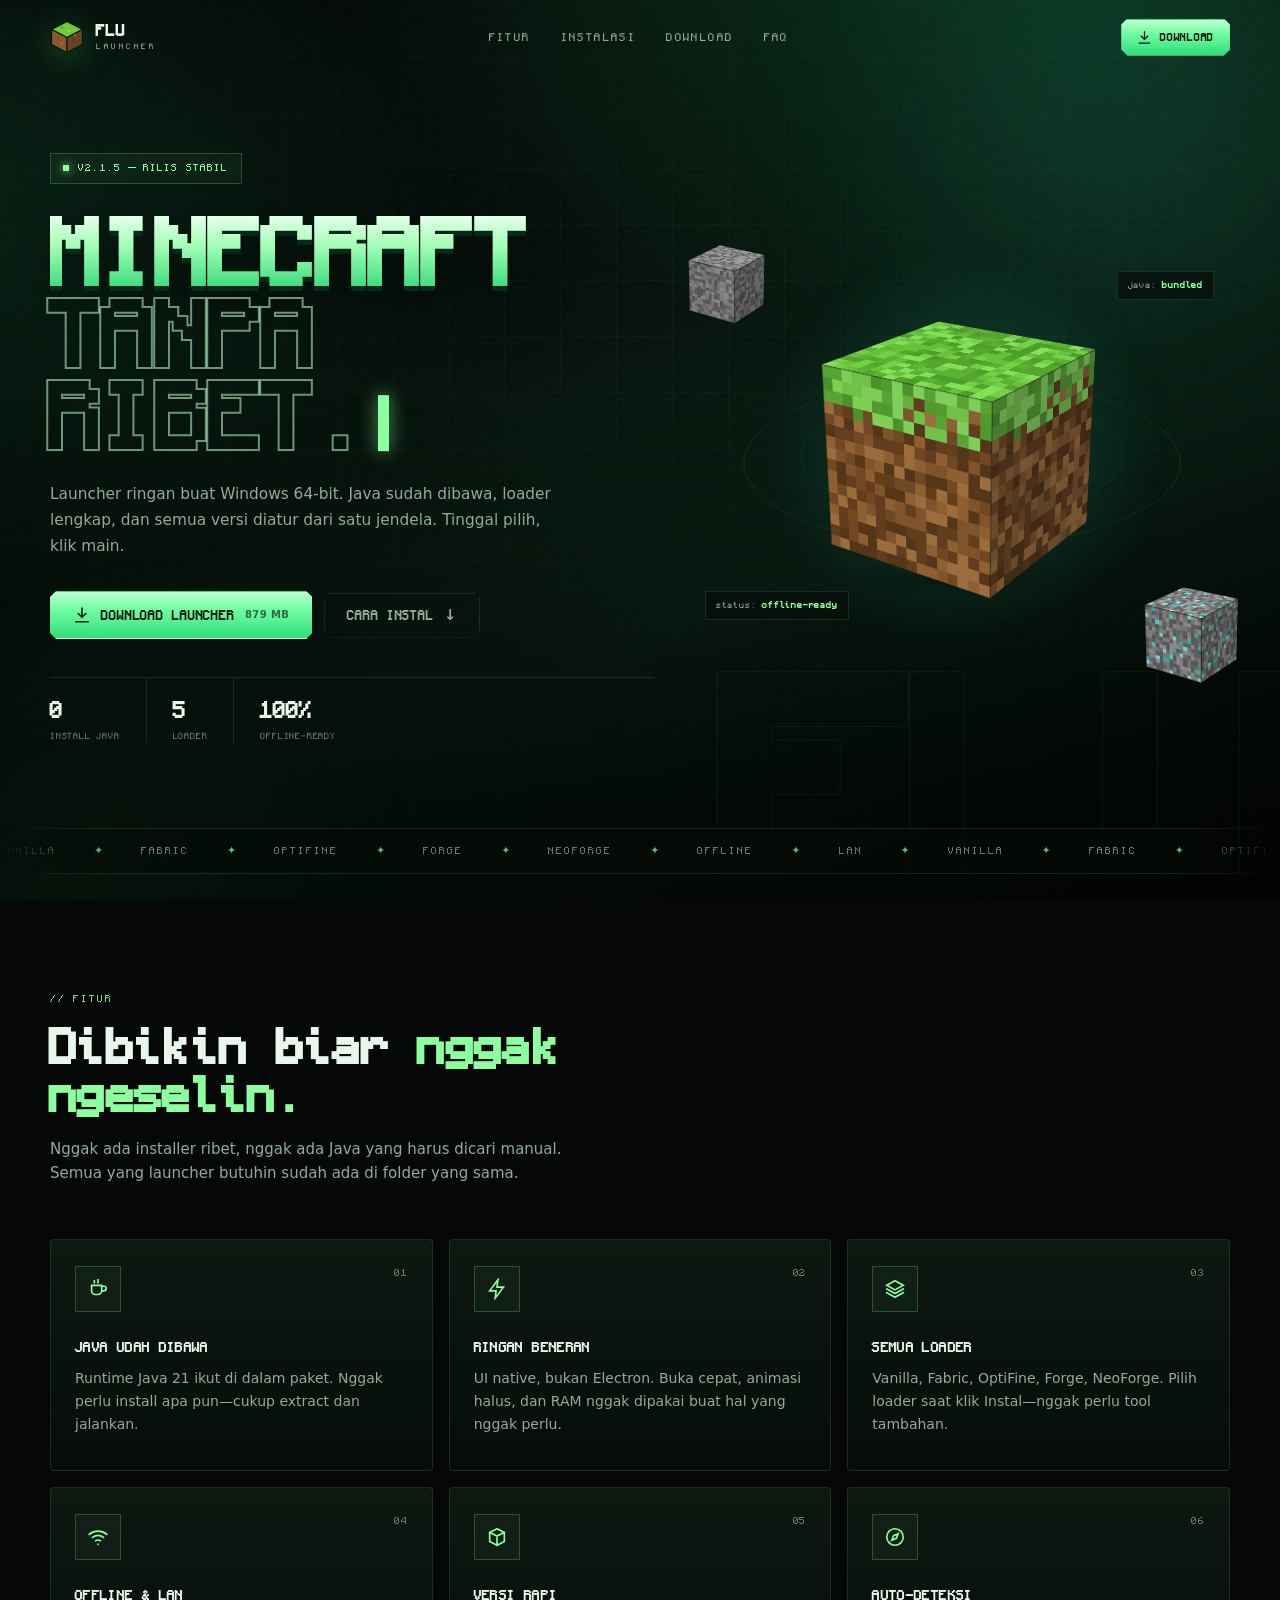
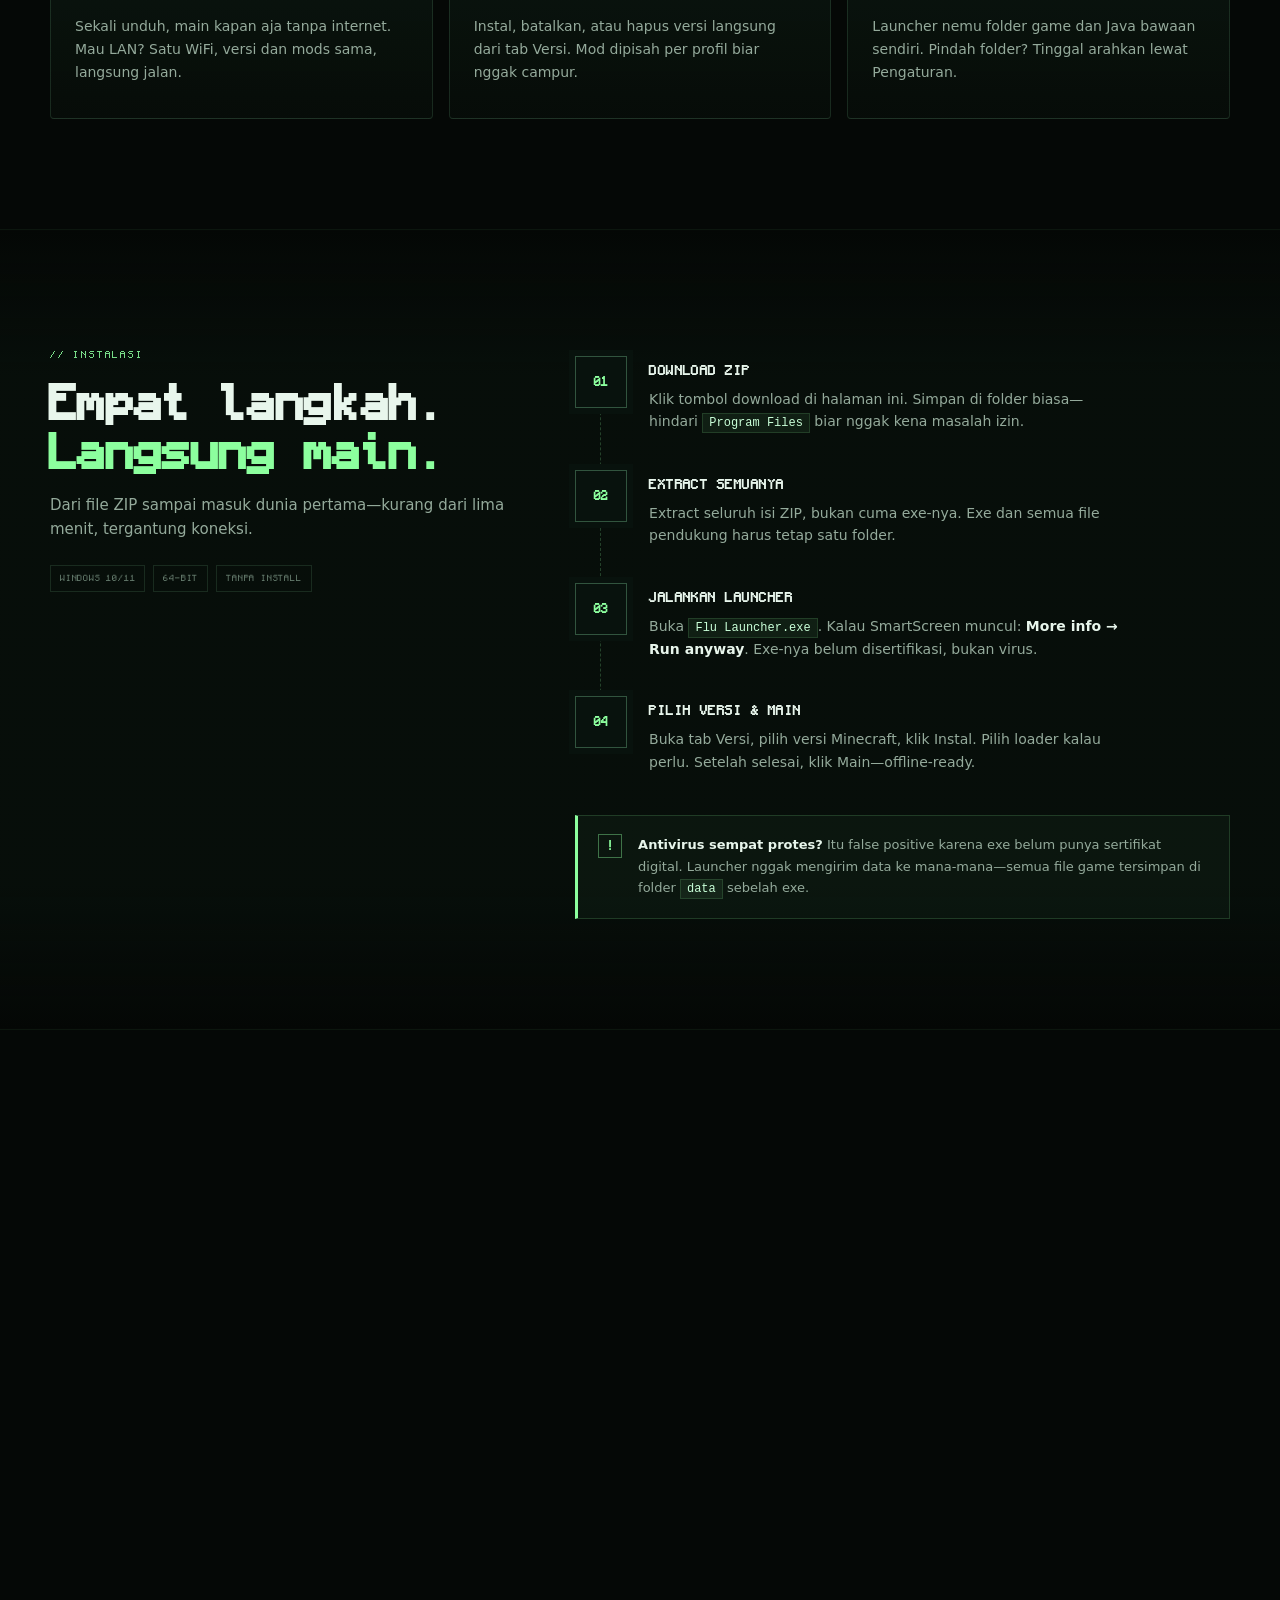
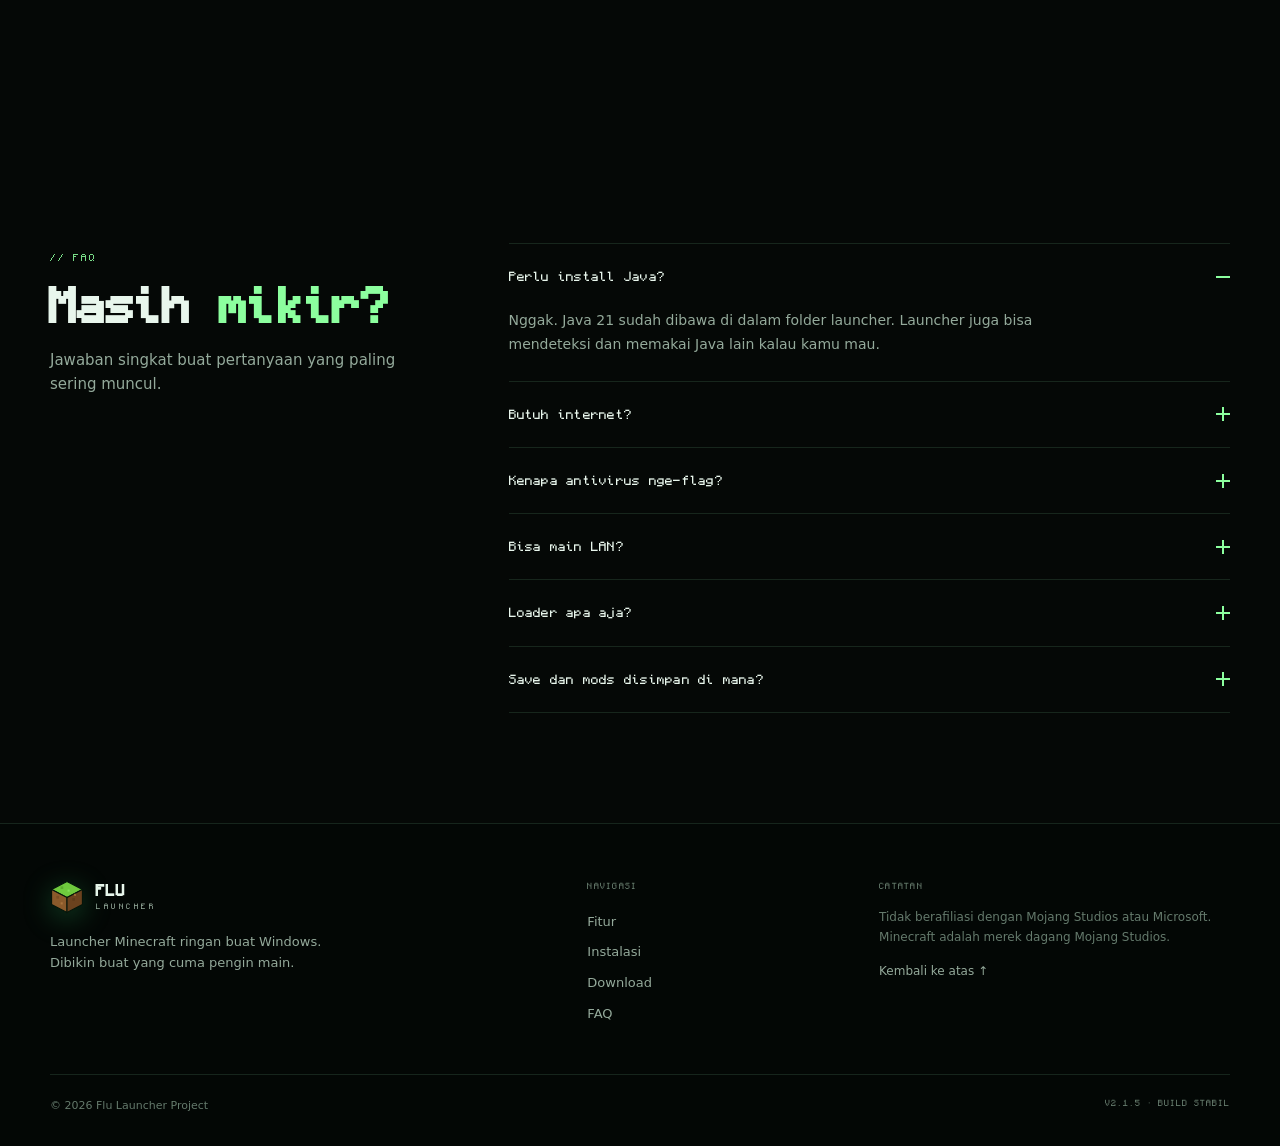
<file: index.html>
<!DOCTYPE html>
<html lang="id">
<head>
  <meta charset="UTF-8">
  <meta name="viewport" content="width=device-width, initial-scale=1.0">
  <meta name="color-scheme" content="dark">
  <meta name="theme-color" content="#050806">
  <title>Flu Launcher — Minecraft Tanpa Ribet</title>
  <meta name="description" content="Launcher Minecraft ringan untuk Windows 64-bit. Java sudah dibawa, loader lengkap (Fabric, OptiFine, Forge, NeoForge), bisa offline. Download gratis.">
  <meta name="robots" content="index, follow, max-image-preview:large, max-snippet:-1">
  <link rel="canonical" href="https://krekkk.github.io/flulauncher/">

  <meta property="og:title" content="Flu Launcher — Minecraft Tanpa Ribet">
  <meta property="og:description" content="Launcher Minecraft ringan. Java sudah dibawa, loader lengkap, offline-ready. Download paket lengkap 879 MB.">
  <meta property="og:type" content="website">
  <meta property="og:url" content="https://krekkk.github.io/flulauncher/">
  <meta property="og:site_name" content="Flu Launcher">
  <meta property="og:locale" content="id_ID">

  <!-- Google Search Console: buka komentarnya dan ganti TOKEN dengan kode dari GSC -->
  <!-- <meta name="google-site-verification" content="TOKEN"> -->

  <link rel="icon" href="favicon.svg" type="image/svg+xml">
  <link rel="stylesheet" href="style.css">

  <script type="application/ld+json">
  {
    "@context": "https://schema.org",
    "@type": "SoftwareApplication",
    "name": "Flu Launcher",
    "applicationCategory": "GameApplication",
    "operatingSystem": "Windows 10, Windows 11",
    "softwareVersion": "2.1.5",
    "fileSize": "879MB",
    "inLanguage": "id",
    "url": "https://krekkk.github.io/flulauncher/",
    "downloadUrl": "https://drive.google.com/file/d/1_O7T0TQoGxig6dKVgDkUdUf92RTwyZ5M/view?usp=sharing",
    "description": "Launcher Minecraft ringan untuk Windows 64-bit. Java sudah dibawa, loader lengkap (Fabric, OptiFine, Forge, NeoForge), bisa offline.",
    "offers": {
      "@type": "Offer",
      "price": "0",
      "priceCurrency": "IDR"
    }
  }
  </script>
</head>
<body>
  <a class="skip" href="#main">Langsung ke konten</a>

  <div class="bg" aria-hidden="true">
    <div class="bg-glow bg-glow--1"></div>
    <div class="bg-glow bg-glow--2"></div>
    <div class="bg-grid"></div>
    <div class="bg-noise"></div>
  </div>

  <header class="nav" id="nav">
    <div class="container nav__inner">
      <a class="brand" href="#top" aria-label="Flu Launcher — ke atas">
        <img src="favicon.svg" width="34" height="34" alt="">
        <span class="brand__txt">FLU<span>LAUNCHER</span></span>
      </a>

      <nav class="nav__links" id="navLinks" aria-label="Navigasi utama">
        <a href="#fitur">Fitur</a>
        <a href="#instalasi">Instalasi</a>
        <a href="#download">Download</a>
        <a href="#faq">FAQ</a>
      </nav>

      <div class="nav__actions">
        <a class="btn btn--sm btn--primary nav__cta" href="https://drive.google.com/file/d/1_O7T0TQoGxig6dKVgDkUdUf92RTwyZ5M/view?usp=sharing" target="_blank" rel="noopener" data-download>
          <svg class="icon" viewBox="0 0 24 24" fill="none" stroke="currentColor" stroke-width="2" stroke-linecap="square" aria-hidden="true"><path d="M12 3v12m0 0 5-5m-5 5-5-5M4 21h16"/></svg>
          Download
        </a>
        <button class="burger" id="burger" type="button" aria-label="Buka menu" aria-expanded="false" aria-controls="navLinks">
          <span></span><span></span><span></span>
        </button>
      </div>
    </div>
  </header>

  <main id="main">
    <!-- ============================= HERO ============================= -->
    <section class="hero" id="top">
      <div class="hero__ghost" aria-hidden="true">FLU</div>
      <div class="container hero__grid">
        <div class="hero__copy">
          <div class="tag reveal" data-delay="0">
            <span class="tag__dot"></span> v2.1.5 — rilis stabil
          </div>

          <h1 class="hero__title">
            <span class="line line--grad reveal" data-delay="60">MINECRAFT</span>
            <span class="line line--outline reveal" data-delay="120">TANPA RIBET.</span>
          </h1>

          <p class="hero__sub reveal" data-delay="180">
            Launcher ringan buat Windows 64-bit. Java sudah dibawa, loader lengkap,
            dan semua versi diatur dari satu jendela. Tinggal pilih, klik main.
          </p>

          <div class="hero__cta reveal" data-delay="240">
            <a class="btn btn--primary" href="https://drive.google.com/file/d/1_O7T0TQoGxig6dKVgDkUdUf92RTwyZ5M/view?usp=sharing" target="_blank" rel="noopener" data-download>
              <svg class="icon" viewBox="0 0 24 24" fill="none" stroke="currentColor" stroke-width="2" stroke-linecap="square" aria-hidden="true"><path d="M12 3v12m0 0 5-5m-5 5-5-5M4 21h16"/></svg>
              Download Launcher
              <span class="btn__size">879 MB</span>
            </a>
            <a class="btn btn--ghost" href="#instalasi">Cara instal <span class="btn__arrow">↓</span></a>
          </div>

          <ul class="hero__meta reveal" data-delay="300">
            <li><b>0</b> install Java</li>
            <li><b>5</b> loader</li>
            <li><b>100%</b> offline-ready</li>
          </ul>
        </div>

        <div class="hero__art reveal" data-delay="160" aria-hidden="true">
          <div class="art-glow"></div>
          <div class="ring ring--1"></div>
          <div class="ring ring--2"></div>

          <div class="cube-stage" id="cubeStage">
            <div class="cube cube--hero" id="heroCube">
              <div class="face face--top"></div>
              <div class="face face--front"></div>
              <div class="face face--right"></div>
            </div>
          </div>

          <div class="mini mini--stone">
            <div class="cube cube--mini cube--stone">
              <div class="face face--top"></div>
              <div class="face face--front"></div>
              <div class="face face--right"></div>
            </div>
          </div>

          <div class="mini mini--diamond">
            <div class="cube cube--mini cube--diamond">
              <div class="face face--top"></div>
              <div class="face face--front"></div>
              <div class="face face--right"></div>
            </div>
          </div>

          <div class="art-tag art-tag--1">java: <b>bundled</b></div>
          <div class="art-tag art-tag--2">status: <b>offline-ready</b></div>
        </div>
      </div>

      <div class="marquee" aria-hidden="true">
        <div class="marquee__track">
          <div class="marquee__group">
            <span>Vanilla</span><i>✦</i><span>Fabric</span><i>✦</i><span>OptiFine</span><i>✦</i><span>Forge</span><i>✦</i><span>NeoForge</span><i>✦</i><span>Offline</span><i>✦</i><span>LAN</span><i>✦</i>
          </div>
          <div class="marquee__group">
            <span>Vanilla</span><i>✦</i><span>Fabric</span><i>✦</i><span>OptiFine</span><i>✦</i><span>Forge</span><i>✦</i><span>NeoForge</span><i>✦</i><span>Offline</span><i>✦</i><span>LAN</span><i>✦</i>
          </div>
        </div>
      </div>
    </section>

    <!-- ============================= FITUR ============================= -->
    <section class="section" id="fitur">
      <div class="container">
        <header class="sec-head reveal">
          <span class="sec-kicker">// Fitur</span>
          <h2>Dibikin biar <span class="accent">nggak ngeselin.</span></h2>
          <p>Nggak ada installer ribet, nggak ada Java yang harus dicari manual. Semua yang launcher butuhin sudah ada di folder yang sama.</p>
        </header>

        <div class="features">
          <article class="card reveal" data-delay="0">
            <div class="card__top">
              <span class="card__icon">
                <svg class="icon" viewBox="0 0 24 24" fill="none" stroke="currentColor" stroke-width="1.8" stroke-linecap="square" aria-hidden="true"><path d="M5 8h11v6a4 4 0 0 1-4 4H9a4 4 0 0 1-4-4V8Zm11 1h2.5a2.5 2.5 0 0 1 0 5H16M8 3v2M12 2v3"/></svg>
              </span>
              <span class="card__num">01</span>
            </div>
            <h3>Java udah dibawa</h3>
            <p>Runtime Java 21 ikut di dalam paket. Nggak perlu install apa pun—cukup extract dan jalankan.</p>
          </article>

          <article class="card reveal" data-delay="70">
            <div class="card__top">
              <span class="card__icon">
                <svg class="icon" viewBox="0 0 24 24" fill="none" stroke="currentColor" stroke-width="1.8" stroke-linecap="square" aria-hidden="true"><path d="M13 2 4 14h7l-1 8 9-12h-7l1-8Z"/></svg>
              </span>
              <span class="card__num">02</span>
            </div>
            <h3>Ringan beneran</h3>
            <p>UI native, bukan Electron. Buka cepat, animasi halus, dan RAM nggak dipakai buat hal yang nggak perlu.</p>
          </article>

          <article class="card reveal" data-delay="140">
            <div class="card__top">
              <span class="card__icon">
                <svg class="icon" viewBox="0 0 24 24" fill="none" stroke="currentColor" stroke-width="1.8" stroke-linecap="square" aria-hidden="true"><path d="M12 3 3 8l9 5 9-5-9-5ZM3 12l9 5 9-5M3 16l9 5 9-5"/></svg>
              </span>
              <span class="card__num">03</span>
            </div>
            <h3>Semua loader</h3>
            <p>Vanilla, Fabric, OptiFine, Forge, NeoForge. Pilih loader saat klik Instal—nggak perlu tool tambahan.</p>
          </article>

          <article class="card reveal" data-delay="0">
            <div class="card__top">
              <span class="card__icon">
                <svg class="icon" viewBox="0 0 24 24" fill="none" stroke="currentColor" stroke-width="1.8" stroke-linecap="square" aria-hidden="true"><path d="M2.5 9a15 15 0 0 1 19 0M6 12.5a10 10 0 0 1 12 0M9.5 16a5 5 0 0 1 5 0M12 20h.01"/></svg>
              </span>
              <span class="card__num">04</span>
            </div>
            <h3>Offline &amp; LAN</h3>
            <p>Sekali unduh, main kapan aja tanpa internet. Mau LAN? Satu WiFi, versi dan mods sama, langsung jalan.</p>
          </article>

          <article class="card reveal" data-delay="70">
            <div class="card__top">
              <span class="card__icon">
                <svg class="icon" viewBox="0 0 24 24" fill="none" stroke="currentColor" stroke-width="1.8" stroke-linecap="square" aria-hidden="true"><path d="M12 3 4 7v10l8 4 8-4V7l-8-4ZM4 7l8 4 8-4M12 11v10"/></svg>
              </span>
              <span class="card__num">05</span>
            </div>
            <h3>Versi rapi</h3>
            <p>Instal, batalkan, atau hapus versi langsung dari tab Versi. Mod dipisah per profil biar nggak campur.</p>
          </article>

          <article class="card reveal" data-delay="140">
            <div class="card__top">
              <span class="card__icon">
                <svg class="icon" viewBox="0 0 24 24" fill="none" stroke="currentColor" stroke-width="1.8" stroke-linecap="square" aria-hidden="true"><path d="M12 3a9 9 0 1 0 0 18 9 9 0 0 0 0-18Zm3.5 5.5-2 5-5 2 2-5 5-2Z"/></svg>
              </span>
              <span class="card__num">06</span>
            </div>
            <h3>Auto-deteksi</h3>
            <p>Launcher nemu folder game dan Java bawaan sendiri. Pindah folder? Tinggal arahkan lewat Pengaturan.</p>
          </article>
        </div>
      </div>
    </section>

    <!-- ============================= INSTALASI ============================= -->
    <section class="section section--install" id="instalasi">
      <div class="container install">
        <header class="install__head reveal">
          <span class="sec-kicker">// Instalasi</span>
          <h2>Empat langkah.<br><span class="accent">Langsung main.</span></h2>
          <p>Dari file ZIP sampai masuk dunia pertama—kurang dari lima menit, tergantung koneksi.</p>
          <div class="chips">
            <span class="chip">Windows 10/11</span>
            <span class="chip">64-bit</span>
            <span class="chip">Tanpa install</span>
          </div>
        </header>

        <div class="install__body">
          <ol class="steps">
            <li class="step reveal" data-delay="0">
              <span class="step__num">01</span>
              <div class="step__body">
                <h3>Download ZIP</h3>
                <p>Klik tombol download di halaman ini. Simpan di folder biasa—hindari <code>Program Files</code> biar nggak kena masalah izin.</p>
              </div>
            </li>
            <li class="step reveal" data-delay="70">
              <span class="step__num">02</span>
              <div class="step__body">
                <h3>Extract semuanya</h3>
                <p>Extract seluruh isi ZIP, bukan cuma exe-nya. Exe dan semua file pendukung harus tetap satu folder.</p>
              </div>
            </li>
            <li class="step reveal" data-delay="140">
              <span class="step__num">03</span>
              <div class="step__body">
                <h3>Jalankan launcher</h3>
                <p>Buka <code>Flu Launcher.exe</code>. Kalau SmartScreen muncul: <b>More info → Run anyway</b>. Exe-nya belum disertifikasi, bukan virus.</p>
              </div>
            </li>
            <li class="step reveal" data-delay="210">
              <span class="step__num">04</span>
              <div class="step__body">
                <h3>Pilih versi &amp; main</h3>
                <p>Buka tab Versi, pilih versi Minecraft, klik Instal. Pilih loader kalau perlu. Setelah selesai, klik Main—offline-ready.</p>
              </div>
            </li>
          </ol>

          <aside class="callout reveal" data-delay="120">
            <span class="callout__icon">!</span>
            <p><b>Antivirus sempat protes?</b> Itu false positive karena exe belum punya sertifikat digital. Launcher nggak mengirim data ke mana-mana—semua file game tersimpan di folder <code>data</code> sebelah exe.</p>
          </aside>
        </div>
      </div>
    </section>

    <!-- ============================= DOWNLOAD ============================= -->
    <section class="section" id="download">
      <div class="container">
        <div class="dl reveal">
          <div class="dl__art" aria-hidden="true">
            <div class="dl__glow"></div>
            <div class="cube cube--dl">
              <div class="face face--top"></div>
              <div class="face face--front"></div>
              <div class="face face--right"></div>
            </div>
            <div class="dl__spark dl__spark--1"></div>
            <div class="dl__spark dl__spark--2"></div>
            <div class="dl__spark dl__spark--3"></div>
          </div>

          <div class="dl__body">
            <span class="sec-kicker">// Download</span>
            <h2>Siap <span class="accent">gas?</span></h2>
            <p>Satu file, 879 MB. Windows 10/11 64-bit. Java dan assets sudah di dalam—tinggal extract, instal versi, dan main.</p>

            <a class="btn btn--primary btn--lg" href="https://drive.google.com/file/d/1_O7T0TQoGxig6dKVgDkUdUf92RTwyZ5M/view?usp=sharing" target="_blank" rel="noopener" data-download>
              <svg class="icon" viewBox="0 0 24 24" fill="none" stroke="currentColor" stroke-width="2" stroke-linecap="square" aria-hidden="true"><path d="M12 3v12m0 0 5-5m-5 5-5-5M4 21h16"/></svg>
              Download Flu Launcher
              <span class="btn__size">879 MB · v2.1.5</span>
            </a>

            <div class="hash">
              <span class="hash__label">SHA-256</span>
              <code id="sha">AB58608C19B2738DF55B6A92EA353CA27BDB88B3805A7591380AA89BF977C358</code>
              <button class="hash__copy" id="copyHash" type="button">Copy</button>
            </div>

            <p class="dl__fine">Paket lengkap — Java + assets sudah di dalam. Versi Minecraft diunduh saat instal pertama.</p>
          </div>
        </div>
      </div>
    </section>

    <!-- ============================= FAQ ============================= -->
    <section class="section" id="faq">
      <div class="container faq-wrap">
        <header class="faq__head reveal">
          <span class="sec-kicker">// FAQ</span>
          <h2>Masih <span class="accent">mikir?</span></h2>
          <p>Jawaban singkat buat pertanyaan yang paling sering muncul.</p>
        </header>

        <div class="faq reveal" data-delay="80">
          <details class="faq__item" open>
            <summary><span>Perlu install Java?</span><span class="faq__mark" aria-hidden="true"></span></summary>
            <div class="faq__a"><p>Nggak. Java 21 sudah dibawa di dalam folder launcher. Launcher juga bisa mendeteksi dan memakai Java lain kalau kamu mau.</p></div>
          </details>

          <details class="faq__item">
            <summary><span>Butuh internet?</span><span class="faq__mark" aria-hidden="true"></span></summary>
            <div class="faq__a"><p>Cuma saat instal versi atau loader pertama. Setelah file game tersimpan, kamu bisa main offline.</p></div>
          </details>

          <details class="faq__item">
            <summary><span>Kenapa antivirus nge-flag?</span><span class="faq__mark" aria-hidden="true"></span></summary>
            <div class="faq__a"><p>Exe belum punya sertifikat digital berbayar, jadi beberapa antivirus salah mendeteksi (false positive). File-nya nggak mengirim data ke mana-mana; semua tersimpan di folder <code>data</code>.</p></div>
          </details>

          <details class="faq__item">
            <summary><span>Bisa main LAN?</span><span class="faq__mark" aria-hidden="true"></span></summary>
            <div class="faq__a"><p>Bisa. Pastikan satu WiFi, versi Minecraft sama, dan mods sama. Buka dunia → Open to LAN, lalu temanmu join lewat Multiplayer.</p></div>
          </details>

          <details class="faq__item">
            <summary><span>Loader apa aja?</span><span class="faq__mark" aria-hidden="true"></span></summary>
            <div class="faq__a"><p>Vanilla, Fabric, OptiFine, Forge, dan NeoForge. Semua dipilih dari dialog Instal di tab Versi.</p></div>
          </details>

          <details class="faq__item">
            <summary><span>Save dan mods disimpan di mana?</span><span class="faq__mark" aria-hidden="true"></span></summary>
            <div class="faq__a"><p>Di folder <code>data\game</code> sebelah exe. Saves ada di <code>saves</code>, mods dipisah per profil di <code>mods_store</code>.</p></div>
          </details>
        </div>
      </div>
    </section>
  </main>

  <!-- ============================= FOOTER ============================= -->
  <footer class="footer">
    <div class="container">
      <div class="footer__inner">
        <div class="footer__brand">
          <a class="brand" href="#top" aria-label="Flu Launcher — ke atas">
            <img src="favicon.svg" width="34" height="34" alt="">
            <span class="brand__txt">FLU<span>LAUNCHER</span></span>
          </a>
          <p class="footer__tag">Launcher Minecraft ringan buat Windows. Dibikin buat yang cuma pengin main.</p>
        </div>

        <nav class="footer__links" aria-label="Navigasi footer">
          <h4>Navigasi</h4>
          <a href="#fitur">Fitur</a>
          <a href="#instalasi">Instalasi</a>
          <a href="#download">Download</a>
          <a href="#faq">FAQ</a>
        </nav>

        <div class="footer__legal">
          <h4>Catatan</h4>
          <p>Tidak berafiliasi dengan Mojang Studios atau Microsoft. Minecraft adalah merek dagang Mojang Studios.</p>
          <p class="footer__top"><a href="#top">Kembali ke atas ↑</a></p>
        </div>
      </div>

      <div class="footer__bottom">
        <span>© <span id="year">2026</span> Flu Launcher Project</span>
        <span class="footer__ver">v2.1.5 · build stabil</span>
      </div>
    </div>
  </footer>

  <script src="main.js"></script>
</body>
</html>
</file>
<file: style.css>
/* ============================================================
   FLU LAUNCHER — landing page
   Font: Monocraft (OFL) · Press Start 2P (OFL, fallback)
   ============================================================ */

/* ---------- Fonts ---------- */
@font-face {
  font-family: "Monocraft";
  src: url("Monocraft.ttf") format("truetype");
  font-weight: 400;
  font-style: normal;
  font-display: swap;
}
@font-face {
  font-family: "Monocraft";
  src: url("Monocraft-Bold.ttf") format("truetype");
  font-weight: 700;
  font-style: normal;
  font-display: swap;
}
@font-face {
  font-family: "Monocraft";
  src: url("Monocraft-Black.ttf") format("truetype");
  font-weight: 900;
  font-style: normal;
  font-display: swap;
}
@font-face {
  font-family: "Press Start 2P";
  src: url("PressStart2P.ttf") format("truetype");
  font-weight: 400;
  font-style: normal;
  font-display: swap;
}

/* ---------- Tokens ---------- */
:root {
  --bg: #050806;
  --bg-2: #08120d;
  --bg-3: #0a1a11;
  --panel: #0b1510;
  --panel-2: #0e1b14;
  --line: rgba(154, 255, 190, 0.12);
  --line-strong: rgba(154, 255, 190, 0.28);
  --txt: #e8f6ec;
  --muted: #94aa9b;
  --dim: #647a6c;
  --lime: #8cff9e;
  --green: #38e07b;
  --green-2: #14b968;
  --teal: #2ee5c0;
  --font-display: "Monocraft", "Press Start 2P", ui-monospace, Consolas, monospace;
  --font-body: "Segoe UI Variable Text", "Segoe UI", system-ui, -apple-system, "Helvetica Neue", Arial, sans-serif;
  --font-mono: ui-monospace, "Cascadia Mono", Consolas, "Courier New", monospace;
  --container: 1180px;
  --nav-h: 74px;
}

/* ---------- Reset ---------- */
*,
*::before,
*::after { box-sizing: border-box; }

html {
  scroll-behavior: smooth;
  -webkit-text-size-adjust: 100%;
}

body {
  margin: 0;
  min-height: 100vh;
  background: var(--bg);
  color: var(--txt);
  font-family: var(--font-body);
  font-size: 16px;
  line-height: 1.6;
  overflow-x: hidden;
  -webkit-font-smoothing: antialiased;
  text-rendering: optimizeLegibility;
}

body.menu-open { overflow: hidden; }

h1, h2, h3, h4, p { margin: 0; }
ul, ol { margin: 0; padding: 0; list-style: none; }
a { color: inherit; text-decoration: none; }
img, svg { display: block; max-width: 100%; }
button { font: inherit; color: inherit; background: none; border: 0; cursor: pointer; }
code { font-family: var(--font-mono); }

::selection { background: var(--lime); color: #04150a; }

::-webkit-scrollbar { width: 10px; }
::-webkit-scrollbar-track { background: #040705; }
::-webkit-scrollbar-thumb { background: #1d3a2a; border: 2px solid #040705; }
::-webkit-scrollbar-thumb:hover { background: #2a5a3f; }

:focus-visible {
  outline: 2px solid var(--lime);
  outline-offset: 3px;
}

[id] { scroll-margin-top: calc(var(--nav-h) + 18px); }

.container {
  width: min(calc(100% - 48px), var(--container));
  margin-inline: auto;
}

.skip {
  position: fixed;
  top: -100px;
  left: 16px;
  z-index: 999;
  padding: 12px 16px;
  background: var(--lime);
  color: #04150a;
  font-family: var(--font-display);
  font-size: 10px;
  transition: top 0.2s;
}
.skip:focus { top: 16px; }

/* ============================================================
   BACKGROUND
   ============================================================ */
.bg {
  position: fixed;
  inset: 0;
  z-index: -1;
  overflow: hidden;
  background:
    radial-gradient(1100px 760px at 78% -12%, rgba(22, 112, 67, 0.38), transparent 62%),
    radial-gradient(900px 680px at -8% 22%, rgba(18, 120, 74, 0.22), transparent 60%),
    linear-gradient(158deg, #040705 0%, #06110b 34%, #0a1f14 64%, #040806 100%);
}

.bg::after {
  content: "";
  position: absolute;
  inset: 0;
  background: radial-gradient(120% 90% at 50% 0%, transparent 52%, rgba(0, 0, 0, 0.55) 100%);
  pointer-events: none;
}

.bg-glow {
  position: absolute;
  border-radius: 50%;
  filter: blur(100px);
  opacity: 0.55;
  will-change: transform;
}

.bg-glow--1 {
  width: 46vw;
  height: 46vw;
  top: -14vw;
  right: -10vw;
  background: radial-gradient(circle, rgba(46, 229, 192, 0.28), transparent 68%);
  animation: drift 24s ease-in-out infinite alternate;
}

.bg-glow--2 {
  width: 38vw;
  height: 38vw;
  bottom: -14vw;
  left: -12vw;
  background: radial-gradient(circle, rgba(56, 224, 123, 0.22), transparent 68%);
  animation: drift 30s ease-in-out infinite alternate-reverse;
}

.bg-grid {
  position: absolute;
  inset: 0;
  background-image:
    linear-gradient(rgba(140, 255, 158, 0.055) 1px, transparent 1px),
    linear-gradient(90deg, rgba(140, 255, 158, 0.055) 1px, transparent 1px);
  background-size: 56px 56px;
  -webkit-mask-image: radial-gradient(74% 64% at 50% 34%, #000 0%, transparent 100%);
  mask-image: radial-gradient(74% 64% at 50% 34%, #000 0%, transparent 100%);
  opacity: 0.75;
}

.bg-noise {
  position: absolute;
  inset: 0;
  background-image: url("noise.png");
  background-size: 128px 128px;
  opacity: 0.045;
  mix-blend-mode: overlay;
}

/* ============================================================
   BUTTONS & SMALL PARTS
   ============================================================ */
.btn {
  position: relative;
  display: inline-flex;
  align-items: center;
  justify-content: center;
  gap: 10px;
  padding: 14px 22px;
  isolation: isolate;
  overflow: hidden;
  border: 1px solid var(--line-strong);
  background: rgba(14, 26, 19, 0.7);
  color: var(--txt);
  font-family: var(--font-display);
  font-size: 11px;
  font-weight: 700;
  letter-spacing: 0.08em;
  text-transform: uppercase;
  line-height: 1;
  cursor: pointer;
  clip-path: polygon(0 6px, 6px 0, calc(100% - 6px) 0, 100% 6px,
                     100% calc(100% - 6px), calc(100% - 6px) 100%,
                     6px 100%, 0 calc(100% - 6px));
  transition: transform 0.18s ease, filter 0.18s ease,
              background 0.18s ease, border-color 0.18s ease;
}

.btn .icon { width: 18px; height: 18px; flex: 0 0 auto; }

.btn--primary {
  background: linear-gradient(180deg, #c2ffd0 0%, #74ffa4 36%, #2fdd7a 100%);
  border-color: transparent;
  color: #04160b;
  filter: drop-shadow(0 10px 26px rgba(47, 221, 122, 0.22));
}

.btn--primary::before {
  content: "";
  position: absolute;
  top: 0;
  bottom: 0;
  left: -40%;
  width: 34%;
  z-index: -1;
  background: linear-gradient(100deg, transparent, rgba(255, 255, 255, 0.55), transparent);
  transform: skewX(-18deg);
  transition: left 0.55s ease;
}

.btn--primary:hover {
  transform: translateY(-2px);
  filter: drop-shadow(0 16px 36px rgba(47, 221, 122, 0.36)) brightness(1.03);
}

.btn--primary:hover::before { left: 115%; }

.btn--ghost {
  background: transparent;
  border-color: var(--line);
  color: var(--muted);
}

.btn--ghost:hover {
  transform: translateY(-2px);
  border-color: var(--line-strong);
  background: rgba(140, 255, 158, 0.05);
  color: var(--txt);
}

.btn--sm { padding: 10px 15px; font-size: 9px; gap: 8px; }
.btn--sm .icon { width: 15px; height: 15px; }

.btn--lg { padding: 18px 26px; font-size: 12px; }

.btn__size {
  font-family: var(--font-body);
  font-size: 10px;
  font-weight: 600;
  letter-spacing: 0.04em;
  text-transform: none;
  opacity: 0.62;
}

.btn__arrow {
  font-family: var(--font-body);
  font-size: 15px;
  line-height: 1;
  transition: transform 0.2s;
}

.btn--ghost:hover .btn__arrow { transform: translateY(3px); }

.btn:focus-visible {
  outline: 2px solid var(--lime);
  outline-offset: -5px;
}

.tag {
  display: inline-flex;
  align-items: center;
  gap: 9px;
  padding: 7px 12px;
  border: 1px solid rgba(140, 255, 158, 0.22);
  background: rgba(140, 255, 158, 0.05);
  color: var(--lime);
  font-family: var(--font-display);
  font-size: 9px;
  letter-spacing: 0.13em;
  text-transform: uppercase;
}

.tag__dot {
  width: 6px;
  height: 6px;
  background: var(--lime);
  box-shadow: 0 0 10px var(--lime);
  animation: pulse 2.2s ease-in-out infinite;
}

/* ============================================================
   NAV
   ============================================================ */
.nav {
  position: fixed;
  inset: 0 0 auto;
  z-index: 60;
  border-bottom: 1px solid transparent;
  transition: background 0.25s ease, border-color 0.25s ease,
              backdrop-filter 0.25s ease;
}

.nav.is-scrolled {
  background: rgba(5, 9, 7, 0.74);
  border-bottom-color: var(--line);
  -webkit-backdrop-filter: blur(16px) saturate(1.2);
  backdrop-filter: blur(16px) saturate(1.2);
}

.nav__inner {
  height: var(--nav-h);
  display: flex;
  align-items: center;
  justify-content: space-between;
  gap: 24px;
}

.brand {
  display: flex;
  align-items: center;
  gap: 12px;
  flex: 0 0 auto;
}

.brand img {
  width: 34px;
  height: 34px;
  filter: drop-shadow(0 6px 14px rgba(56, 224, 123, 0.28));
}

.brand__txt {
  font-family: var(--font-display);
  font-weight: 900;
  font-size: 14px;
  line-height: 1;
  letter-spacing: 0.08em;
}

.brand__txt span {
  display: block;
  margin-top: 5px;
  color: var(--muted);
  font-size: 7px;
  font-weight: 400;
  letter-spacing: 0.36em;
}

.nav__links {
  display: flex;
  align-items: center;
  gap: 30px;
}

.nav__links a {
  position: relative;
  padding: 6px 0;
  color: var(--muted);
  font-family: var(--font-display);
  font-size: 10px;
  letter-spacing: 0.14em;
  text-transform: uppercase;
  transition: color 0.2s;
}

.nav__links a::after {
  content: "";
  position: absolute;
  left: 0;
  right: 100%;
  bottom: 0;
  height: 2px;
  background: var(--lime);
  transition: right 0.24s ease;
}

.nav__links a:hover { color: var(--txt); }
.nav__links a:hover::after { right: 0; }

.nav__actions {
  display: flex;
  align-items: center;
  gap: 10px;
}

.burger {
  display: none;
  flex-direction: column;
  align-items: center;
  justify-content: center;
  gap: 5px;
  width: 42px;
  height: 42px;
  border: 1px solid var(--line);
}

.burger span {
  display: block;
  width: 18px;
  height: 2px;
  background: var(--txt);
  transition: transform 0.22s ease, opacity 0.22s ease;
}

.burger.is-open span:nth-child(1) { transform: translateY(7px) rotate(45deg); }
.burger.is-open span:nth-child(2) { opacity: 0; }
.burger.is-open span:nth-child(3) { transform: translateY(-7px) rotate(-45deg); }

/* ============================================================
   HERO
   ============================================================ */
.hero {
  position: relative;
  overflow: hidden;
  padding-top: calc(var(--nav-h) + 58px);
}

.hero__ghost {
  position: absolute;
  right: -2%;
  bottom: -4%;
  z-index: 0;
  color: transparent;
  font-family: var(--font-display);
  font-weight: 900;
  font-size: clamp(140px, 24vw, 360px);
  line-height: 0.7;
  letter-spacing: -0.04em;
  -webkit-text-stroke: 1px rgba(140, 255, 158, 0.07);
  pointer-events: none;
  user-select: none;
}

.hero__grid {
  position: relative;
  z-index: 1;
  display: grid;
  grid-template-columns: 1.06fr 0.94fr;
  align-items: center;
  gap: 40px;
  min-height: calc(100vh - var(--nav-h) - 130px);
  padding-bottom: 64px;
}

.hero__copy { max-width: 660px; }

.hero__title {
  margin: 26px 0 24px;
  font-family: var(--font-display);
  font-weight: 900;
  font-size: clamp(40px, 6.5vw, 88px);
  line-height: 0.99;
  letter-spacing: -0.02em;
}

.hero__title .line { display: block; }

.line--grad {
  background: linear-gradient(180deg, #f2fff5 0%, #a6ffb8 42%, #31d978 100%);
  -webkit-background-clip: text;
  background-clip: text;
  color: transparent;
  filter: drop-shadow(0 5px 0 rgba(8, 46, 26, 0.9))
          drop-shadow(0 18px 30px rgba(0, 0, 0, 0.45));
}

.line--outline {
  position: relative;
  color: transparent;
  -webkit-text-stroke: 2px rgba(193, 255, 209, 0.55);
}

.line--outline::after {
  content: "";
  display: inline-block;
  width: 0.13em;
  height: 0.68em;
  margin-left: 0.1em;
  background: var(--lime);
  box-shadow: 0 0 18px rgba(140, 255, 158, 0.6);
  transform: translateY(0.05em);
  animation: blink 1.5s steps(2, start) infinite;
}

.hero__sub {
  max-width: 52ch;
  color: var(--muted);
  font-size: clamp(15px, 1.2vw, 17px);
  line-height: 1.7;
}

.hero__cta {
  display: flex;
  flex-wrap: wrap;
  align-items: center;
  gap: 12px;
  margin-top: 32px;
}

.hero__meta {
  display: flex;
  flex-wrap: wrap;
  margin-top: 38px;
  border-top: 1px solid var(--line);
}

.hero__meta li {
  margin-right: 26px;
  padding: 16px 26px 0 0;
  border-right: 1px solid var(--line);
  color: var(--dim);
  font-family: var(--font-display);
  font-size: 8px;
  letter-spacing: 0.1em;
  text-transform: uppercase;
}

.hero__meta li:last-child { border-right: 0; }

.hero__meta b {
  display: block;
  margin-bottom: 4px;
  color: var(--txt);
  font-size: 20px;
  font-weight: 700;
  letter-spacing: 0;
}

/* ---------- Hero art ---------- */
.hero__art {
  position: relative;
  display: grid;
  place-items: center;
  min-height: 520px;
  perspective: 1100px;
}

.art-glow {
  position: absolute;
  inset: 0;
  margin: auto;
  width: 72%;
  aspect-ratio: 1;
  border-radius: 50%;
  background: radial-gradient(circle,
    rgba(60, 255, 140, 0.2) 0%,
    rgba(46, 229, 192, 0.08) 46%,
    transparent 72%);
  filter: blur(18px);
  animation: pulseGlow 6.5s ease-in-out infinite;
}

.ring {
  position: absolute;
  inset: 0;
  margin: auto;
  width: min(430px, 84%);
  aspect-ratio: 1;
  border: 1px dashed rgba(140, 255, 158, 0.17);
  border-radius: 50%;
  transform: rotateX(68deg);
  animation: ringSpin 48s linear infinite;
}

.ring--2 {
  width: min(320px, 62%);
  border-color: rgba(46, 229, 192, 0.15);
  animation-duration: 32s;
  animation-direction: reverse;
}

.cube-stage {
  position: relative;
  z-index: 2;
  display: grid;
  place-items: center;
  width: min(330px, 76%);
  aspect-ratio: 1;
  padding: 36px;
  perspective: 1000px;
  animation: bob 7s ease-in-out infinite;
}

.cube {
  --s: 190px;
  position: relative;
  width: var(--s);
  height: var(--s);
  transform-style: preserve-3d;
  transform: rotateX(-22deg) rotateY(-34deg);
}

.cube--hero {
  transition: transform 0.28s ease-out;
  transform: rotateX(calc(-22deg + var(--rx, 0deg)))
             rotateY(calc(-34deg + var(--ry, 0deg)));
}

.face {
  position: absolute;
  inset: 0;
  background-size: 100% 100%;
  background-repeat: no-repeat;
  image-rendering: pixelated;
  backface-visibility: hidden;
  box-shadow: inset 0 0 0 1px rgba(0, 0, 0, 0.24);
}

.face--top {
  transform: rotateX(90deg) translateZ(calc(var(--s) / 2));
  background-image: url("grass-top.svg");
}

.face--front {
  transform: translateZ(calc(var(--s) / 2));
  background-image: url("grass-side.svg");
  filter: brightness(0.93) saturate(0.95);
}

.face--right {
  transform: rotateY(90deg) translateZ(calc(var(--s) / 2));
  background-image: url("grass-side.svg");
  filter: brightness(0.72) saturate(0.88);
}

.cube-stage::after {
  content: "";
  position: absolute;
  left: 50%;
  bottom: 8%;
  width: 62%;
  height: 16px;
  transform: translateX(-50%);
  background: radial-gradient(ellipse, rgba(0, 0, 0, 0.55), transparent 70%);
  filter: blur(5px);
  z-index: -1;
}

.mini {
  position: absolute;
  z-index: 3;
  perspective: 700px;
  animation: bob 9s ease-in-out infinite;
}

.mini--stone { top: 13%; left: 1%; animation-delay: -2.5s; }
.mini--diamond { right: 1%; bottom: 8%; animation-delay: -4.5s; }

.cube--mini {
  --s: 54px;
  transform: rotateX(-22deg) rotateY(-34deg);
}

.cube--stone .face--top { background-image: url("stone.svg"); }
.cube--stone .face--front {
  background-image: url("stone.svg");
  filter: brightness(0.82);
}
.cube--stone .face--right {
  background-image: url("stone.svg");
  filter: brightness(0.64);
}

.cube--diamond { --s: 66px; }
.cube--diamond .face--top { background-image: url("diamond-ore.svg"); }
.cube--diamond .face--front {
  background-image: url("diamond-ore.svg");
  filter: brightness(0.84);
}
.cube--diamond .face--right {
  background-image: url("diamond-ore.svg");
  filter: brightness(0.66);
}

.art-tag {
  position: absolute;
  z-index: 4;
  padding: 7px 10px;
  border: 1px solid var(--line);
  background: rgba(7, 15, 10, 0.72);
  color: var(--muted);
  font-family: var(--font-display);
  font-size: 8px;
  letter-spacing: 0.1em;
  -webkit-backdrop-filter: blur(8px);
  backdrop-filter: blur(8px);
  animation: bob 8s ease-in-out infinite;
}

.art-tag b { color: var(--lime); font-weight: 700; }
.art-tag--1 { top: 16%; right: 3%; animation-delay: -1s; }
.art-tag--2 { bottom: 17%; left: 2%; animation-delay: -3.4s; }

/* ---------- Marquee ---------- */
.marquee {
  position: relative;
  z-index: 2;
  overflow: hidden;
  padding: 13px 0;
  border-block: 1px solid var(--line);
  background: rgba(5, 11, 7, 0.6);
  -webkit-mask-image: linear-gradient(90deg, transparent, #000 8%, #000 92%, transparent);
  mask-image: linear-gradient(90deg, transparent, #000 8%, #000 92%, transparent);
}

.marquee__track {
  display: flex;
  width: max-content;
  animation: marquee 32s linear infinite;
}

.marquee__group {
  display: flex;
  align-items: center;
  gap: 38px;
  padding-right: 38px;
}

.marquee span {
  color: var(--dim);
  font-family: var(--font-display);
  font-size: 9px;
  letter-spacing: 0.22em;
  text-transform: uppercase;
  white-space: nowrap;
}

.marquee i {
  color: var(--lime);
  font-style: normal;
  font-size: 11px;
  opacity: 0.7;
}

/* ============================================================
   SECTIONS
   ============================================================ */
.section {
  position: relative;
  padding: 110px 0;
}

.sec-kicker {
  display: inline-block;
  margin-bottom: 16px;
  color: var(--lime);
  font-family: var(--font-display);
  font-size: 9px;
  letter-spacing: 0.2em;
  text-transform: uppercase;
  opacity: 0.86;
}

.sec-head { max-width: 640px; margin-bottom: 54px; }

.sec-head h2,
.install__head h2,
.dl h2,
.faq__head h2 {
  font-family: var(--font-display);
  font-weight: 900;
  font-size: clamp(28px, 3.8vw, 44px);
  line-height: 1.1;
  letter-spacing: -0.015em;
}

.accent { color: var(--lime); }

.sec-head p,
.install__head p,
.faq__head p {
  margin-top: 18px;
  max-width: 56ch;
  color: var(--muted);
  font-size: 15px;
}

/* ---------- Features ---------- */
.features {
  display: grid;
  grid-template-columns: repeat(3, 1fr);
  gap: 16px;
}

.card {
  position: relative;
  display: flex;
  flex-direction: column;
  min-height: 232px;
  padding: 26px 24px 28px;
  overflow: hidden;
  border: 1px solid var(--line);
  border-radius: 4px;
  background: linear-gradient(180deg, rgba(16, 30, 22, 0.72), rgba(7, 13, 9, 0.92));
  transition: transform 0.25s ease, border-color 0.25s ease, background 0.25s ease;
}

.card::before {
  content: "";
  position: absolute;
  inset: 0 0 auto;
  height: 2px;
  background: linear-gradient(90deg, transparent, var(--lime), transparent);
  opacity: 0;
  transition: opacity 0.25s ease;
}

.card:hover {
  transform: translateY(-5px);
  border-color: rgba(140, 255, 158, 0.32);
  background: linear-gradient(180deg, rgba(20, 38, 27, 0.82), rgba(8, 15, 10, 0.95));
}

.card:hover::before { opacity: 1; }

.card__top {
  display: flex;
  align-items: flex-start;
  justify-content: space-between;
  gap: 16px;
  margin-bottom: 26px;
}

.card__icon {
  display: grid;
  place-items: center;
  width: 46px;
  height: 46px;
  border: 1px solid rgba(140, 255, 158, 0.22);
  background: rgba(140, 255, 158, 0.045);
  color: var(--lime);
}

.card__icon .icon { width: 22px; height: 22px; }

.card__num {
  color: var(--dim);
  font-family: var(--font-display);
  font-size: 9px;
  letter-spacing: 0.1em;
}

.card h3 {
  margin-bottom: 10px;
  font-family: var(--font-display);
  font-size: 12px;
  font-weight: 700;
  letter-spacing: 0.03em;
  text-transform: uppercase;
}

.card p {
  color: var(--muted);
  font-size: 14px;
  line-height: 1.65;
}

/* ---------- Install ---------- */
.section--install {
  border-block: 1px solid rgba(140, 255, 158, 0.06);
  background: linear-gradient(180deg,
    transparent,
    rgba(9, 20, 14, 0.55) 18%,
    rgba(9, 20, 14, 0.55) 82%,
    transparent);
}

.install {
  display: grid;
  grid-template-columns: 0.82fr 1.18fr;
  align-items: start;
  gap: 70px;
}

.install__head {
  position: sticky;
  top: calc(var(--nav-h) + 34px);
}

.chips {
  display: flex;
  flex-wrap: wrap;
  gap: 8px;
  margin-top: 24px;
}

.chip {
  padding: 6px 9px;
  border: 1px solid var(--line);
  color: var(--dim);
  font-family: var(--font-display);
  font-size: 8px;
  letter-spacing: 0.1em;
  text-transform: uppercase;
}

.install__body { position: relative; }

.steps {
  position: relative;
  display: flex;
  flex-direction: column;
  gap: 4px;
}

.steps::before {
  content: "";
  position: absolute;
  top: 32px;
  bottom: 42px;
  left: 25px;
  border-left: 1px dashed rgba(140, 255, 158, 0.22);
}

.step {
  display: grid;
  grid-template-columns: 52px 1fr;
  align-items: start;
  gap: 22px;
  padding: 16px 0;
}

.step__num {
  position: relative;
  z-index: 1;
  display: grid;
  place-items: center;
  width: 52px;
  height: 52px;
  border: 1px solid var(--line-strong);
  background: var(--bg-2);
  color: var(--lime);
  font-family: var(--font-display);
  font-size: 11px;
  font-weight: 700;
  box-shadow: 0 0 0 6px var(--bg-2);
}

.step h3 {
  margin: 5px 0 8px;
  font-family: var(--font-display);
  font-size: 12px;
  font-weight: 700;
  letter-spacing: 0.04em;
  text-transform: uppercase;
}

.step p {
  max-width: 54ch;
  color: var(--muted);
  font-size: 14px;
}

.step code,
.callout code {
  padding: 2px 6px;
  border: 1px solid rgba(140, 255, 158, 0.14);
  background: rgba(140, 255, 158, 0.07);
  color: #c9ffd8;
  font-size: 12px;
}

.step b { color: var(--txt); font-weight: 600; }

.callout {
  display: flex;
  align-items: flex-start;
  gap: 16px;
  margin-top: 26px;
  padding: 18px 20px;
  border: 1px solid rgba(140, 255, 158, 0.16);
  border-left: 3px solid var(--lime);
  background: rgba(140, 255, 158, 0.035);
}

.callout__icon {
  display: grid;
  place-items: center;
  flex: 0 0 auto;
  width: 24px;
  height: 24px;
  border: 1px solid rgba(140, 255, 158, 0.4);
  color: var(--lime);
  font-family: var(--font-display);
  font-size: 11px;
  font-weight: 700;
}

.callout p {
  color: var(--muted);
  font-size: 13px;
  line-height: 1.65;
}

.callout b { color: var(--txt); }

/* ---------- Download ---------- */
.dl {
  position: relative;
  display: grid;
  grid-template-columns: minmax(240px, 0.78fr) 1.22fr;
  align-items: center;
  gap: 46px;
  padding: 54px;
  overflow: hidden;
  border: 1px solid rgba(140, 255, 158, 0.22);
  background:
    radial-gradient(620px 320px at 18% 18%, rgba(46, 229, 192, 0.11), transparent 62%),
    radial-gradient(520px 300px at 90% 90%, rgba(56, 224, 123, 0.08), transparent 60%),
    linear-gradient(160deg, rgba(18, 36, 25, 0.96), rgba(6, 13, 9, 0.97));
}

.dl::before {
  content: "";
  position: absolute;
  inset: 0;
  background-image:
    linear-gradient(rgba(140, 255, 158, 0.05) 1px, transparent 1px),
    linear-gradient(90deg, rgba(140, 255, 158, 0.05) 1px, transparent 1px);
  background-size: 34px 34px;
  -webkit-mask-image: radial-gradient(70% 90% at 20% 30%, #000, transparent 72%);
  mask-image: radial-gradient(70% 90% at 20% 30%, #000, transparent 72%);
  pointer-events: none;
}

.dl > * { position: relative; z-index: 1; }

.dl__art {
  position: relative;
  display: grid;
  place-items: center;
  min-height: 280px;
  perspective: 900px;
}

.dl__glow {
  position: absolute;
  inset: 0;
  margin: auto;
  width: 68%;
  aspect-ratio: 1;
  border-radius: 50%;
  background: radial-gradient(circle, rgba(56, 224, 123, 0.22), transparent 68%);
  filter: blur(16px);
}

.cube--dl {
  --s: 148px;
  animation: cubeBob 8s ease-in-out infinite;
}

.dl__spark {
  position: absolute;
  width: 8px;
  height: 8px;
  background: var(--lime);
  box-shadow: 0 0 12px rgba(140, 255, 158, 0.7);
  animation: spark 4.5s ease-in-out infinite;
}

.dl__spark--1 { top: 18%; left: 14%; }
.dl__spark--2 { top: 26%; right: 10%; animation-delay: -1.6s; }
.dl__spark--3 { bottom: 14%; left: 30%; animation-delay: -3.1s; }

.dl__body p {
  margin-top: 18px;
  max-width: 56ch;
  color: var(--muted);
  font-size: 15px;
}

.dl__body .btn { margin-top: 26px; }

.hash {
  display: flex;
  flex-wrap: wrap;
  align-items: center;
  gap: 12px;
  margin-top: 22px;
  padding: 10px 12px;
  border: 1px solid var(--line);
  background: rgba(0, 0, 0, 0.24);
}

.hash__label {
  color: var(--dim);
  font-family: var(--font-display);
  font-size: 8px;
  letter-spacing: 0.1em;
}

.hash code {
  flex: 1;
  min-width: 0;
  color: var(--muted);
  font-size: 10px;
  overflow-wrap: anywhere;
  word-break: break-all;
  line-height: 1.5;
}

.hash__copy {
  padding: 6px 10px;
  border: 1px solid rgba(140, 255, 158, 0.3);
  color: var(--lime);
  font-family: var(--font-display);
  font-size: 8px;
  letter-spacing: 0.1em;
  text-transform: uppercase;
  transition: background 0.2s, color 0.2s;
}

.hash__copy:hover { background: rgba(140, 255, 158, 0.1); }
.hash__copy.is-ok { background: var(--lime); color: #04150a; }

.dl__fine {
  margin-top: 18px;
  color: var(--dim);
  font-size: 12px;
  line-height: 1.65;
}

.dl__fine code { color: var(--muted); }

/* ---------- FAQ ---------- */
.faq-wrap {
  display: grid;
  grid-template-columns: 0.7fr 1.3fr;
  align-items: start;
  gap: 70px;
}

.faq__head { position: sticky; top: calc(var(--nav-h) + 34px); }

.faq__item { border-bottom: 1px solid var(--line); }
.faq__item:first-child { border-top: 1px solid var(--line); }

.faq__item summary {
  display: flex;
  align-items: center;
  justify-content: space-between;
  gap: 20px;
  padding: 23px 0;
  color: var(--txt);
  font-family: var(--font-display);
  font-size: 12px;
  letter-spacing: 0.02em;
  list-style: none;
  cursor: pointer;
}

.faq__item summary::-webkit-details-marker { display: none; }

.faq__mark {
  position: relative;
  flex: 0 0 auto;
  width: 14px;
  height: 14px;
}

.faq__mark::before,
.faq__mark::after {
  content: "";
  position: absolute;
  background: var(--lime);
  transition: transform 0.24s ease, opacity 0.24s ease;
}

.faq__mark::before { top: 6px; left: 0; width: 14px; height: 2px; }
.faq__mark::after { top: 0; left: 6px; width: 2px; height: 14px; }

.faq__item[open] .faq__mark::after {
  transform: rotate(90deg);
  opacity: 0;
}

.faq__a {
  max-width: 66ch;
  padding: 0 0 24px;
  color: var(--muted);
  font-size: 14px;
  line-height: 1.7;
}

.faq__a code {
  padding: 2px 6px;
  border: 1px solid rgba(140, 255, 158, 0.14);
  background: rgba(140, 255, 158, 0.07);
  color: #c9ffd8;
  font-size: 12px;
}

/* ---------- Footer ---------- */
.footer {
  padding: 56px 0 32px;
  border-top: 1px solid var(--line);
  background: rgba(4, 8, 6, 0.62);
}

.footer__inner {
  display: grid;
  grid-template-columns: 1.4fr 0.7fr 1fr;
  align-items: start;
  gap: 46px;
}

.footer__tag {
  max-width: 34ch;
  margin-top: 18px;
  color: var(--muted);
  font-size: 13px;
}

.footer h4 {
  margin-bottom: 14px;
  color: var(--dim);
  font-family: var(--font-display);
  font-size: 8px;
  font-weight: 400;
  letter-spacing: 0.16em;
  text-transform: uppercase;
}

.footer__links a {
  display: block;
  padding: 5px 0;
  color: var(--muted);
  font-size: 13px;
  transition: color 0.2s;
}

.footer__links a:hover { color: var(--lime); }

.footer__legal p {
  color: var(--dim);
  font-size: 12px;
  line-height: 1.7;
}

.footer__top { margin-top: 14px; }
.footer__top a { color: var(--muted); }
.footer__top a:hover { color: var(--lime); }

.footer__bottom {
  display: flex;
  flex-wrap: wrap;
  justify-content: space-between;
  gap: 14px;
  margin-top: 44px;
  padding-top: 22px;
  border-top: 1px solid var(--line);
  color: var(--dim);
  font-size: 11px;
}

.footer__ver {
  font-family: var(--font-display);
  font-size: 8px;
  letter-spacing: 0.12em;
  text-transform: uppercase;
}

/* ============================================================
   REVEAL / MOTION
   ============================================================ */
.reveal {
  opacity: 0;
  transform: translateY(26px);
  transition: opacity 0.7s cubic-bezier(0.2, 0.7, 0.2, 1),
              transform 0.7s cubic-bezier(0.2, 0.7, 0.2, 1);
}

.reveal.is-in {
  opacity: 1;
  transform: none;
}

@keyframes bob {
  0%, 100% { transform: translateY(0); }
  50% { transform: translateY(-15px); }
}

@keyframes cubeBob {
  0%, 100% { transform: rotateX(-22deg) rotateY(-34deg) translateY(0); }
  50% { transform: rotateX(-22deg) rotateY(-34deg) translateY(-16px); }
}

@keyframes marquee {
  from { transform: translateX(0); }
  to { transform: translateX(-50%); }
}

@keyframes ringSpin {
  from { transform: rotateX(68deg) rotateZ(0deg); }
  to { transform: rotateX(68deg) rotateZ(360deg); }
}

@keyframes pulse {
  0%, 100% { opacity: 1; transform: scale(1); }
  50% { opacity: 0.45; transform: scale(0.82); }
}

@keyframes pulseGlow {
  0%, 100% { opacity: 0.7; transform: scale(1); }
  50% { opacity: 1; transform: scale(1.05); }
}

@keyframes blink {
  0%, 49% { opacity: 1; }
  50%, 100% { opacity: 0; }
}

@keyframes drift {
  from { transform: translate3d(0, 0, 0) scale(1); }
  to { transform: translate3d(3vw, 4vh, 0) scale(1.08); }
}

@keyframes spark {
  0%, 100% { transform: translateY(0); opacity: 0.35; }
  50% { transform: translateY(-14px); opacity: 1; }
}

/* ============================================================
   RESPONSIVE
   ============================================================ */
@media (max-width: 1020px) {
  .hero__grid {
    grid-template-columns: 1fr;
    min-height: 0;
    gap: 12px;
    padding-top: 16px;
  }

  .hero__copy { max-width: none; }
  .hero__art { order: 2; min-height: 430px; }
  .hero__title { font-size: clamp(40px, 9vw, 74px); }
  .hero__ghost { display: none; }

  .features { grid-template-columns: repeat(2, 1fr); }

  .install { grid-template-columns: 1fr; gap: 44px; }
  .install__head { position: static; }

  .faq-wrap { grid-template-columns: 1fr; gap: 36px; }
  .faq__head { position: static; }

  .dl { grid-template-columns: 1fr; padding: 38px; gap: 24px; }
  .dl__art { order: 2; min-height: 220px; }
  .cube--dl { --s: 120px; }

  .footer__inner { grid-template-columns: 1fr 1fr; }
  .footer__legal { grid-column: 1 / -1; }
}

@media (max-width: 720px) {
  .container { width: min(calc(100% - 30px), var(--container)); }

  .nav__links {
    position: fixed;
    top: var(--nav-h);
    left: 0;
    right: 0;
    flex-direction: column;
    align-items: flex-start;
    gap: 0;
    padding: 10px 20px 22px;
    border-bottom: 1px solid var(--line);
    background: rgba(5, 10, 7, 0.97);
    -webkit-backdrop-filter: blur(18px);
    backdrop-filter: blur(18px);
    opacity: 0;
    transform: translateY(-10px);
    pointer-events: none;
    visibility: hidden;
    transition: opacity 0.24s ease, transform 0.24s ease, visibility 0.24s;
  }

  .nav__links.is-open {
    opacity: 1;
    transform: none;
    pointer-events: auto;
    visibility: visible;
  }

  .nav__links a {
    width: 100%;
    padding: 14px 0;
    border-bottom: 1px solid rgba(140, 255, 158, 0.07);
    font-size: 11px;
  }

  .nav__links a::after { display: none; }
  .burger { display: flex; }
  .nav__cta { display: none; }

  .hero { padding-top: calc(var(--nav-h) + 38px); }
  .hero__title { font-size: clamp(34px, 11vw, 58px); }
  .line--outline { -webkit-text-stroke-width: 1.5px; }
  .hero__art { min-height: 400px; }
  .cube--hero { --s: 148px; }
  .mini--stone { left: -2%; }
  .mini--diamond { right: -2%; }
  .art-tag { font-size: 7px; }
  .art-tag--1 { right: 0; }
  .art-tag--2 { left: 0; }

  .hero__meta li {
    margin-right: 18px;
    padding-right: 18px;
  }

  .section { padding: 84px 0; }
  .sec-head { margin-bottom: 38px; }
  .features { grid-template-columns: 1fr; }
  .card { min-height: 0; }

  .step { grid-template-columns: 44px 1fr; gap: 16px; }
  .step__num { width: 44px; height: 44px; font-size: 10px; }
  .steps::before { left: 21px; }

  .dl { padding: 28px 22px; }
  .dl__body .btn { width: 100%; }
  .dl__body .btn__size { display: none; }
  .hash code { font-size: 9px; }

  .footer__inner { grid-template-columns: 1fr; gap: 30px; }
  .footer__legal { grid-column: auto; }
  .footer__bottom { margin-top: 32px; }
}

@media (max-width: 400px) {
  .hero__cta .btn { width: 100%; }
  .hero__meta b { font-size: 17px; }
  .marquee span { font-size: 8px; }
}

/* ---------- Reduced motion ---------- */
@media (prefers-reduced-motion: reduce) {
  html { scroll-behavior: auto; }

  *,
  *::before,
  *::after {
    animation-duration: 0.01ms !important;
    animation-iteration-count: 1 !important;
    transition-duration: 0.01ms !important;
  }

  .reveal { opacity: 1; transform: none; }
}
</file>
